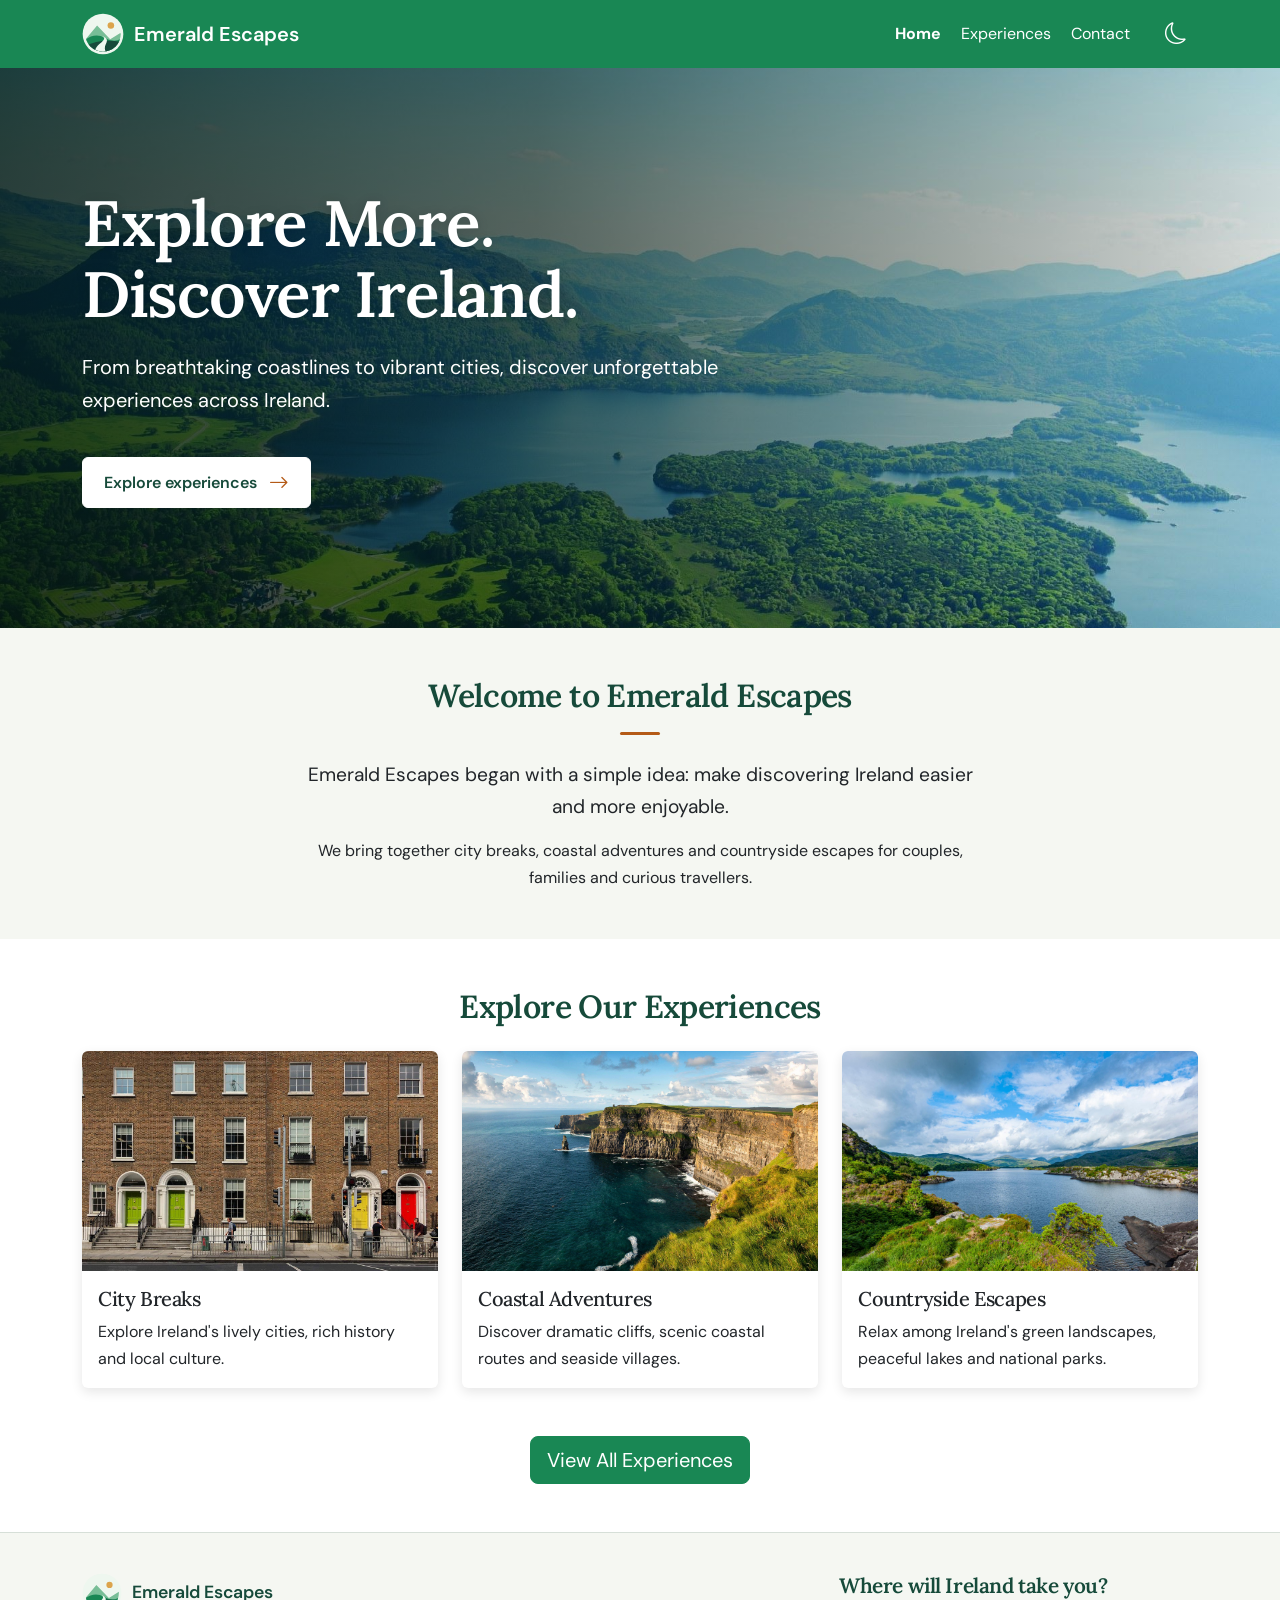
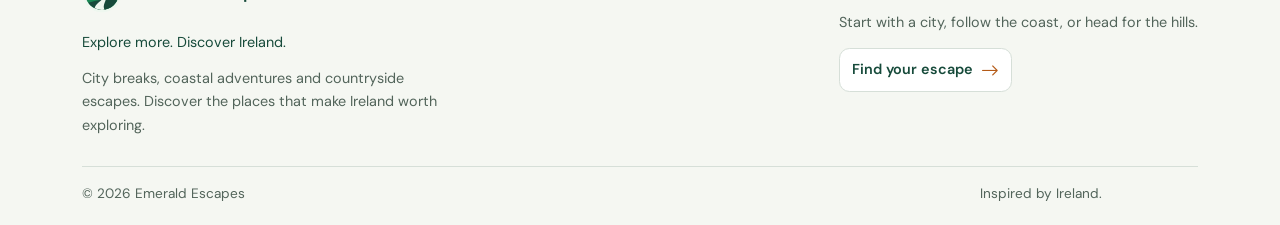
<file: index.html>
<!DOCTYPE html>
<html lang="en">

<head>
    <meta charset="UTF-8">
    <meta name="viewport" content="width=device-width, initial-scale=1.0">
    <meta name="color-scheme" content="light dark">
    <meta name="theme-color" content="#198754">
    <link rel="icon" type="image/svg+xml" href="images/emerald-logo.svg">
    <script src="js/theme.js"></script>
    <title>Emerald Escapes | Discover Ireland</title>
    <link rel="stylesheet" href="vendor/bootstrap/css/bootstrap.min.css">
    <link rel="stylesheet" href="vendor/bootstrap-icons/bootstrap-icons.min.css">
    <link rel="stylesheet" href="css/style.css">

</head>

<body>

    <header>
        <nav class="navbar navbar-expand-lg navbar-dark bg-success">
            <div class="container">

                <a class="navbar-brand" href="index.html">
                    <img src="images/emerald-logo.svg" class="brand-logo" width="42" height="42" alt="">
                    <span>Emerald Escapes</span>
                </a>

                <div class="collapse navbar-collapse order-3 order-lg-1" id="mainNav">
                    <div class="navbar-nav ms-auto">
                        <a class="nav-link active" aria-current="page" href="index.html">Home</a>
                        <a class="nav-link" href="experiences.html">Experiences</a>
                        <a class="nav-link" href="contact.html">Contact</a>
                    </div>
                </div>

                <div class="navbar-actions d-flex align-items-center gap-1 ms-auto ms-lg-3 order-2">
                    <button type="button" id="themeToggle" class="theme-toggle"
                        role="switch" aria-checked="false" aria-label="Dark mode">
                        <i class="bi bi-moon theme-icon theme-icon-moon" aria-hidden="true"></i>
                        <i class="bi bi-sun theme-icon theme-icon-sun" aria-hidden="true"></i>
                    </button>
                    <button class="navbar-toggler" type="button" data-bs-toggle="collapse" data-bs-target="#mainNav"
                        aria-controls="mainNav" aria-expanded="false" aria-label="Toggle navigation">
                        <span class="navbar-toggler-icon"></span>
                    </button>
                </div>

            </div>
        </nav>
    </header>
    <main>
        <section class="hero d-flex align-items-center">
            <div class="container">
                <div class="row">
                    <div class="col-lg-8 text-white">

                        <h1>
                            <span class="hero-title-line">Explore More.</span>
                            <span class="hero-title-line">Discover Ireland.</span>
                        </h1>

                        <p class="lead mt-3">
                            From breathtaking coastlines to vibrant cities,
                            discover unforgettable experiences across Ireland.
                        </p>

                        <a href="experiences.html" class="btn btn-light hero-cta mt-4">
                            Explore experiences
                            <i class="bi bi-arrow-right" aria-hidden="true"></i>
                        </a>

                    </div>
                </div>
            </div>
        </section>


        <section class="about py-5">
            <div class="container">
                <div class="row justify-content-center">
                    <div class="col-lg-9 text-center">

                        <h2 class="mb-4">Welcome to Emerald Escapes</h2>

                        <div class="about-copy">
                            <p class="lead">
                                Emerald Escapes began with a simple idea:
                                make discovering Ireland easier and more enjoyable.
                            </p>
                            <p class="mb-0">
                                We bring together city breaks, coastal adventures and countryside escapes
                                for couples, families and curious travellers.
                            </p>
                        </div>

                    </div>
                </div>
            </div>
        </section>
        <section class="featured py-5">
            <div class="container">

                <h2 class="text-center mb-4">
                    Explore Our Experiences
                </h2>

                <div class="row g-4">

                    <!-- City Breaks -->
                    <div class="col-md-6 col-lg-4">
                        <article class="card h-100 experience-preview">
                            <img src="images/dublin.jpg" class="card-img-top" alt="Colourful streets in Dublin">

                            <div class="card-body">
                                <h3 class="h5">City Breaks</h3>
                                <p class="card-text">
                                    Explore Ireland's lively cities,
                                    rich history and local culture.
                                </p>
                            </div>
                        </article>
                    </div>

                    <!-- Coastal Adventures -->
                    <div class="col-md-6 col-lg-4">
                        <article class="card h-100 experience-preview">
                            <img src="images/cliffs-moher.jpg" class="card-img-top"
                                alt="Cliffs of Moher overlooking the Atlantic Ocean">

                            <div class="card-body">
                                <h3 class="h5">Coastal Adventures</h3>
                                <p class="card-text">
                                    Discover dramatic cliffs, scenic
                                    coastal routes and seaside villages.
                                </p>
                            </div>
                        </article>
                    </div>

                    <!-- Countryside Escapes -->
                    <div class="col-md-6 col-lg-4">
                        <article class="card h-100 experience-preview">
                            <img src="images/killarney.jpg" class="card-img-top"
                                alt="Lakes and mountains in Killarney National Park">

                            <div class="card-body">
                                <h3 class="h5">Countryside Escapes</h3>
                                <p class="card-text">
                                    Relax among Ireland's green landscapes,
                                    peaceful lakes and national parks.
                                </p>
                            </div>
                        </article>
                    </div>

                </div>

                <div class="text-center mt-5">
                    <a href="experiences.html" class="btn btn-success btn-lg">
                        View All Experiences
                    </a>
                </div>

            </div>
        </section>
    </main>

    <footer class="site-footer">
        <div class="container">
            <div class="footer-main">
                <div class="footer-identity">
                    <a class="footer-brand" href="index.html">
                        <img src="images/emerald-logo.svg" width="40" height="40" alt="">
                        <span>Emerald Escapes</span>
                    </a>
                    <p class="footer-tagline">Explore more. Discover Ireland.</p>
                    <p class="footer-description">
                        City breaks, coastal adventures and countryside escapes.
                        Discover the places that make Ireland worth exploring.
                    </p>
                </div>
                <div class="footer-plan">
                    <h2 class="footer-heading">Where will Ireland take you?</h2>
                    <p>Start with a city, follow the coast, or head for the hills.</p>
                    <a class="footer-cta" href="experiences.html">
                        Find your escape
                        <i class="bi bi-arrow-right" aria-hidden="true"></i>
                    </a>
                </div>
            </div>
            <div class="footer-bottom">
                <p class="footer-copyright">&copy; 2026 Emerald Escapes</p>
                <p class="footer-note">Inspired by Ireland.</p>
            </div>
        </div>
    </footer>
    <button type="button" id="backToTop" class="back-to-top" aria-label="Back to top" title="Back to top" hidden>
        <i class="bi bi-chevron-up" aria-hidden="true"></i>
    </button>
    <script src="vendor/bootstrap/js/bootstrap.bundle.min.js"></script>
    <script src="js/back-to-top.js"></script>
</body>

</html>
</file>
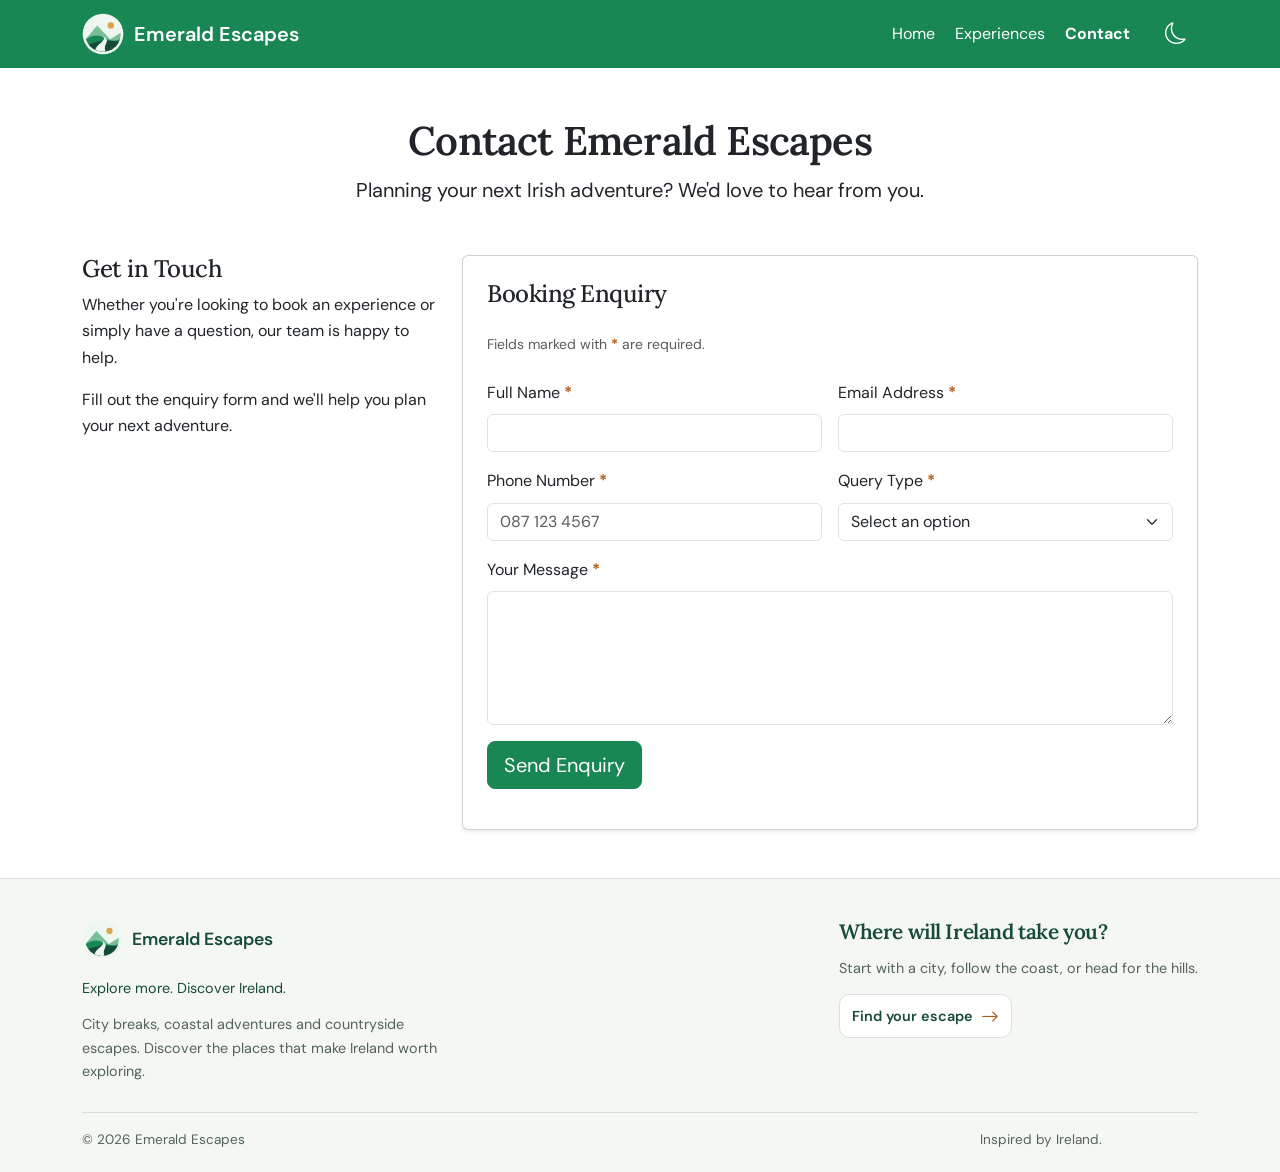
<file: contact.html>
<!DOCTYPE html>
<html lang="en">

<head>
    <meta charset="UTF-8">
    <meta name="viewport" content="width=device-width, initial-scale=1.0">
    <meta name="color-scheme" content="light dark">
    <meta name="theme-color" content="#198754">
    <link rel="icon" type="image/svg+xml" href="images/emerald-logo.svg">
    <script src="js/theme.js"></script>
    <title>Contact Us | Discover Ireland</title>
    <link rel="stylesheet" href="vendor/bootstrap/css/bootstrap.min.css">
    <link rel="stylesheet" href="vendor/bootstrap-icons/bootstrap-icons.min.css">
    <link rel="stylesheet" href="css/style.css">

</head>

<body>

    <header>
        <nav class="navbar navbar-expand-lg navbar-dark bg-success">
            <div class="container">

                <a class="navbar-brand" href="index.html">
                    <img src="images/emerald-logo.svg" class="brand-logo" width="42" height="42" alt="">
                    <span>Emerald Escapes</span>
                </a>

                <div class="collapse navbar-collapse order-3 order-lg-1" id="mainNav">
                    <div class="navbar-nav ms-auto">
                        <a class="nav-link" href="index.html">Home</a>
                        <a class="nav-link" href="experiences.html">Experiences</a>
                        <a class="nav-link active" aria-current="page" href="contact.html">Contact</a>
                    </div>
                </div>

                <div class="navbar-actions d-flex align-items-center gap-1 ms-auto ms-lg-3 order-2">
                    <button type="button" id="themeToggle" class="theme-toggle"
                        role="switch" aria-checked="false" aria-label="Dark mode">
                        <i class="bi bi-moon theme-icon theme-icon-moon" aria-hidden="true"></i>
                        <i class="bi bi-sun theme-icon theme-icon-sun" aria-hidden="true"></i>
                    </button>
                    <button class="navbar-toggler" type="button" data-bs-toggle="collapse" data-bs-target="#mainNav"
                        aria-controls="mainNav" aria-expanded="false" aria-label="Toggle navigation">
                        <span class="navbar-toggler-icon"></span>
                    </button>
                </div>

            </div>
        </nav>
    </header>
    <main>
        <section class="contact py-5">
            <div class="container">

                <div class="text-center mb-5">
                    <h1>Contact Emerald Escapes</h1>
                    <p class="lead">
                        Planning your next Irish adventure?
                        We'd love to hear from you.
                    </p>
                </div>

                <div class="row gx-4 gy-5">

                    <!-- Contact information -->
                    <div class="col-lg-4">
                        <h2 class="h4">Get in Touch</h2>

                        <p>
                            Whether you're looking to book an
                            experience or simply have a question,
                            our team is happy to help.
                        </p>

                        <p>
                            Fill out the enquiry form and we'll
                            help you plan your next adventure.
                        </p>
                    </div>

                    <!-- Enquiry form -->
                    <div class="col-lg-8">
                        <div class="card shadow-sm">
                            <div class="card-body p-4">

                                <h2 id="enquiryHeading" class="h4 mb-4">
                                    Booking Enquiry
                                </h2>

                                <form id="enquiryForm" aria-describedby="requiredFieldsHint" novalidate>
                                    <p id="requiredFieldsHint" class="form-text mt-0 mb-4">
                                        Fields marked with <span class="required-marker">*</span> are required.
                                    </p>

                                    <div class="row g-3">

                                        <!-- Name -->
                                        <div class="col-md-6">
                                            <label for="name" class="form-label">
                                                Full Name <span class="required-marker" aria-hidden="true">*</span>
                                            </label>
                                            <input type="text" class="form-control" id="name" name="name"
                                                aria-describedby="nameError" required>
                                            <div id="nameError" class="invalid-feedback">
                                                Please enter your name.
                                            </div>
                                        </div>

                                        <!-- Email -->
                                        <div class="col-md-6">
                                            <label for="email" class="form-label">
                                                Email Address <span class="required-marker" aria-hidden="true">*</span>
                                            </label>
                                            <input type="email" class="form-control" id="email" name="email"
                                                aria-describedby="emailError" required>
                                            <div id="emailError" class="invalid-feedback">
                                                Please enter a valid email, such as name@example.com
                                            </div>
                                        </div>

                                        <!-- Phone -->
                                        <div class="col-md-6">
                                            <label for="phone" class="form-label">
                                                Phone Number <span class="required-marker" aria-hidden="true">*</span>
                                            </label>
                                            <input type="tel" class="form-control" id="phone" name="phone"
                                                placeholder="087 123 4567" aria-describedby="phoneError" required>
                                            <div id="phoneError" class="invalid-feedback">
                                                Please enter a valid phone number (7-15 digits).
                                            </div>
                                        </div>

                                        <!-- Query Type -->
                                        <div class="col-md-6">
                                            <label for="queryType" class="form-label">
                                                Query Type <span class="required-marker" aria-hidden="true">*</span>
                                            </label>
                                            <select class="form-select" id="queryType" name="queryType"
                                                aria-describedby="queryTypeError" required>
                                                <option value="">
                                                    Select an option
                                                </option>
                                                <option value="booking">Booking</option>
                                                <option value="payment">Payment</option>
                                                <option value="general">
                                                    General Information
                                                </option>
                                                <option value="other">Other</option>
                                            </select>
                                            <div id="queryTypeError" class="invalid-feedback">
                                                Please select a query type.
                                            </div>
                                        </div>

                                        <!-- Message -->
                                        <div class="col-12">
                                            <label for="message" class="form-label">
                                                Your Message <span class="required-marker" aria-hidden="true">*</span>
                                            </label>
                                            <textarea class="form-control" id="message" name="message" rows="5"
                                                minlength="20" aria-describedby="messageError" required></textarea>
                                            <div id="messageError" class="invalid-feedback">
                                                Your message must contain
                                                at least 20 characters.
                                            </div>
                                        </div>

                                        <!-- Submit Button -->
                                        <div class="col-12">
                                            <button type="submit" class="btn btn-success btn-lg">
                                                Send Enquiry
                                            </button>
                                        </div>

                                    </div>

                                    <!-- JavaScript feedback -->
                                    <div id="formMessage" class="mt-3" role="status" aria-live="polite"></div>

                                </form>
                                <!-- Enquiry success confirmation -->
                                <div id="enquirySuccess" class="d-none text-center py-4" role="status"
                                    aria-live="polite">

                                    <div class="success-icon d-flex align-items-center justify-content-center rounded-circle bg-success text-white mx-auto mb-4">
                                        <i class="bi bi-check-lg" aria-hidden="true"></i>
                                    </div>

                                    <h2 class="h3 mb-3">Thank You!</h2>

                                    <p class="lead">
                                        Your enquiry has been submitted successfully.
                                    </p>

                                    <p class="text-muted mb-4">
                                        We appreciate you contacting Emerald Escapes.
                                        Our team will get back to you as soon as possible.
                                    </p>

                                    <button type="button" id="newEnquiryBtn" class="btn btn-outline-success">
                                        Send Another Enquiry
                                    </button>

                                </div>

                            </div>
                        </div>
                    </div>

                </div>
            </div>
        </section>
    </main>
    <footer class="site-footer">
        <div class="container">
            <div class="footer-main">
                <div class="footer-identity">
                    <a class="footer-brand" href="index.html">
                        <img src="images/emerald-logo.svg" width="40" height="40" alt="">
                        <span>Emerald Escapes</span>
                    </a>
                    <p class="footer-tagline">Explore more. Discover Ireland.</p>
                    <p class="footer-description">
                        City breaks, coastal adventures and countryside escapes.
                        Discover the places that make Ireland worth exploring.
                    </p>
                </div>
                <div class="footer-plan">
                    <h2 class="footer-heading">Where will Ireland take you?</h2>
                    <p>Start with a city, follow the coast, or head for the hills.</p>
                    <a class="footer-cta" href="experiences.html">
                        Find your escape
                        <i class="bi bi-arrow-right" aria-hidden="true"></i>
                    </a>
                </div>
            </div>
            <div class="footer-bottom">
                <p class="footer-copyright">&copy; 2026 Emerald Escapes</p>
                <p class="footer-note">Inspired by Ireland.</p>
            </div>
        </div>
    </footer>
    <button type="button" id="backToTop" class="back-to-top" aria-label="Back to top" title="Back to top" hidden>
        <i class="bi bi-chevron-up" aria-hidden="true"></i>
    </button>
    <script src="vendor/bootstrap/js/bootstrap.bundle.min.js"></script>
    <script src="js/back-to-top.js"></script>
    <script src="js/contact.js"></script>
</body>

</html>
</file>
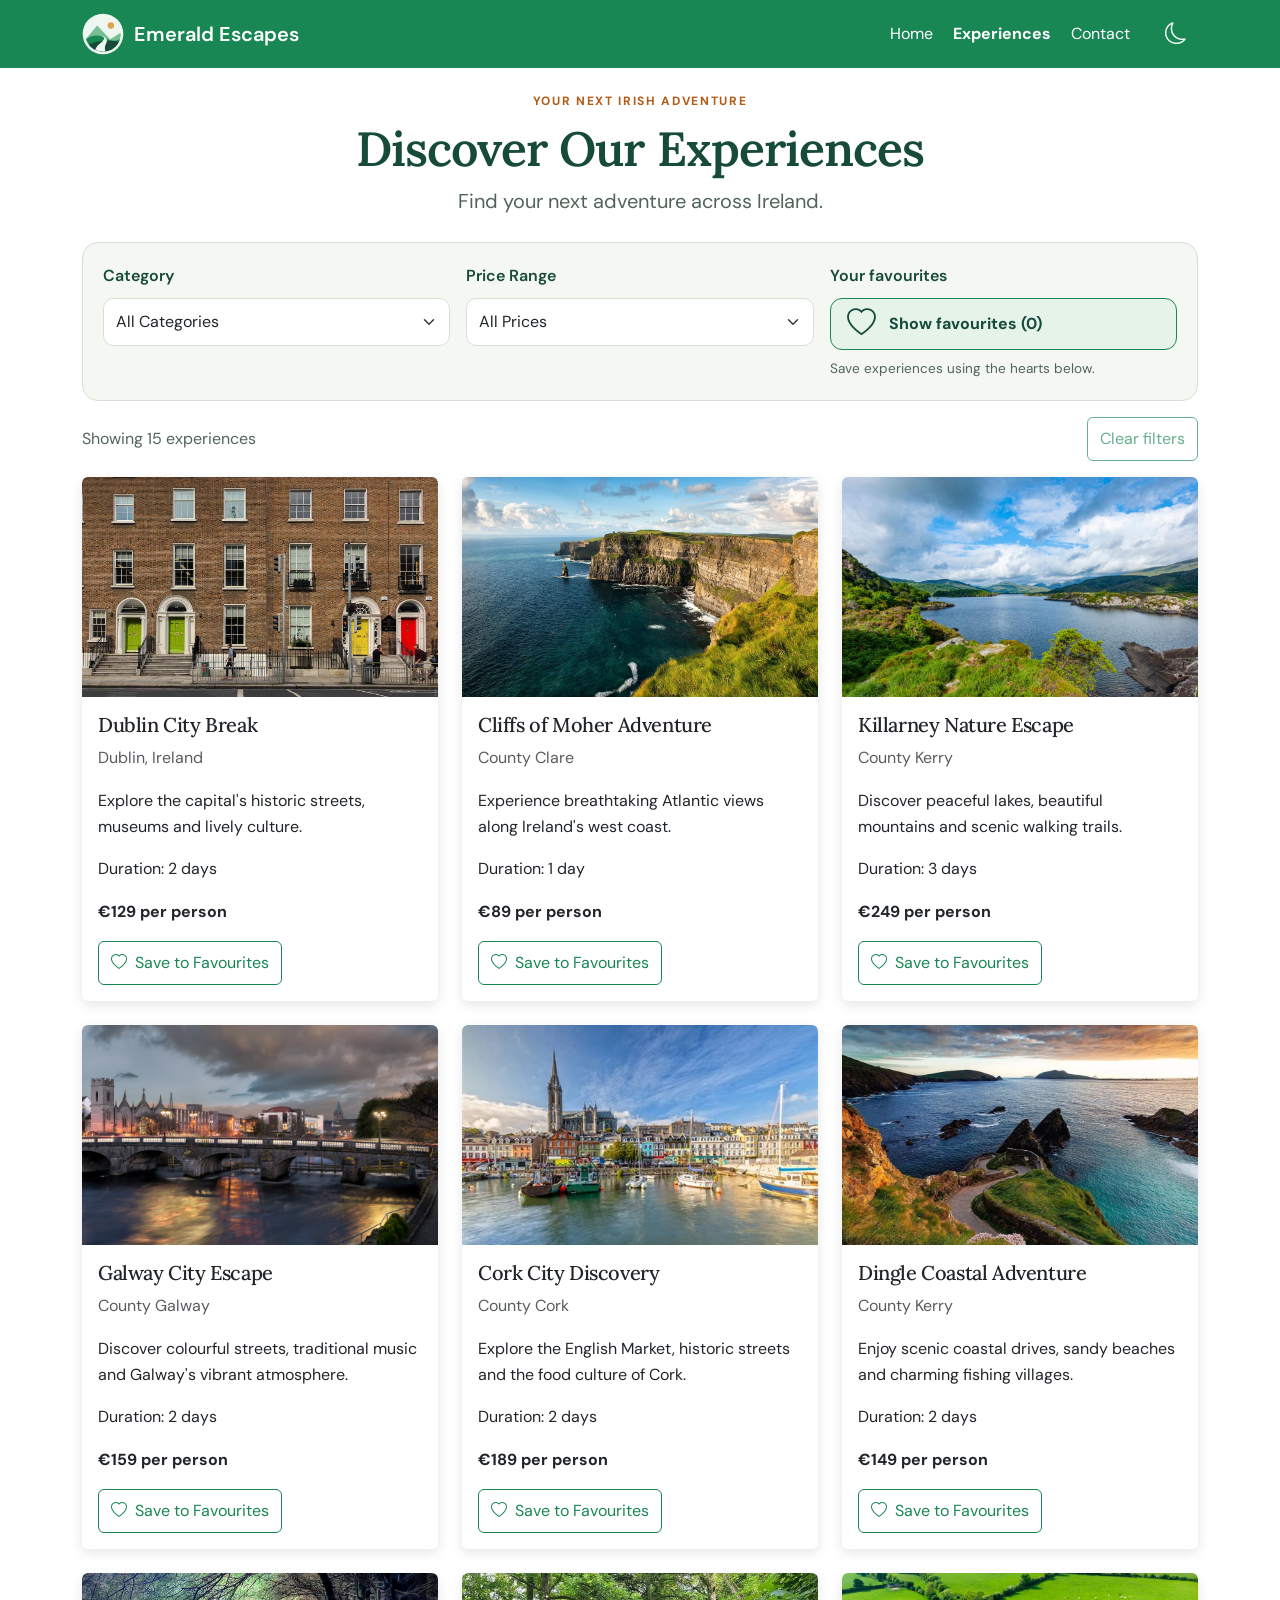
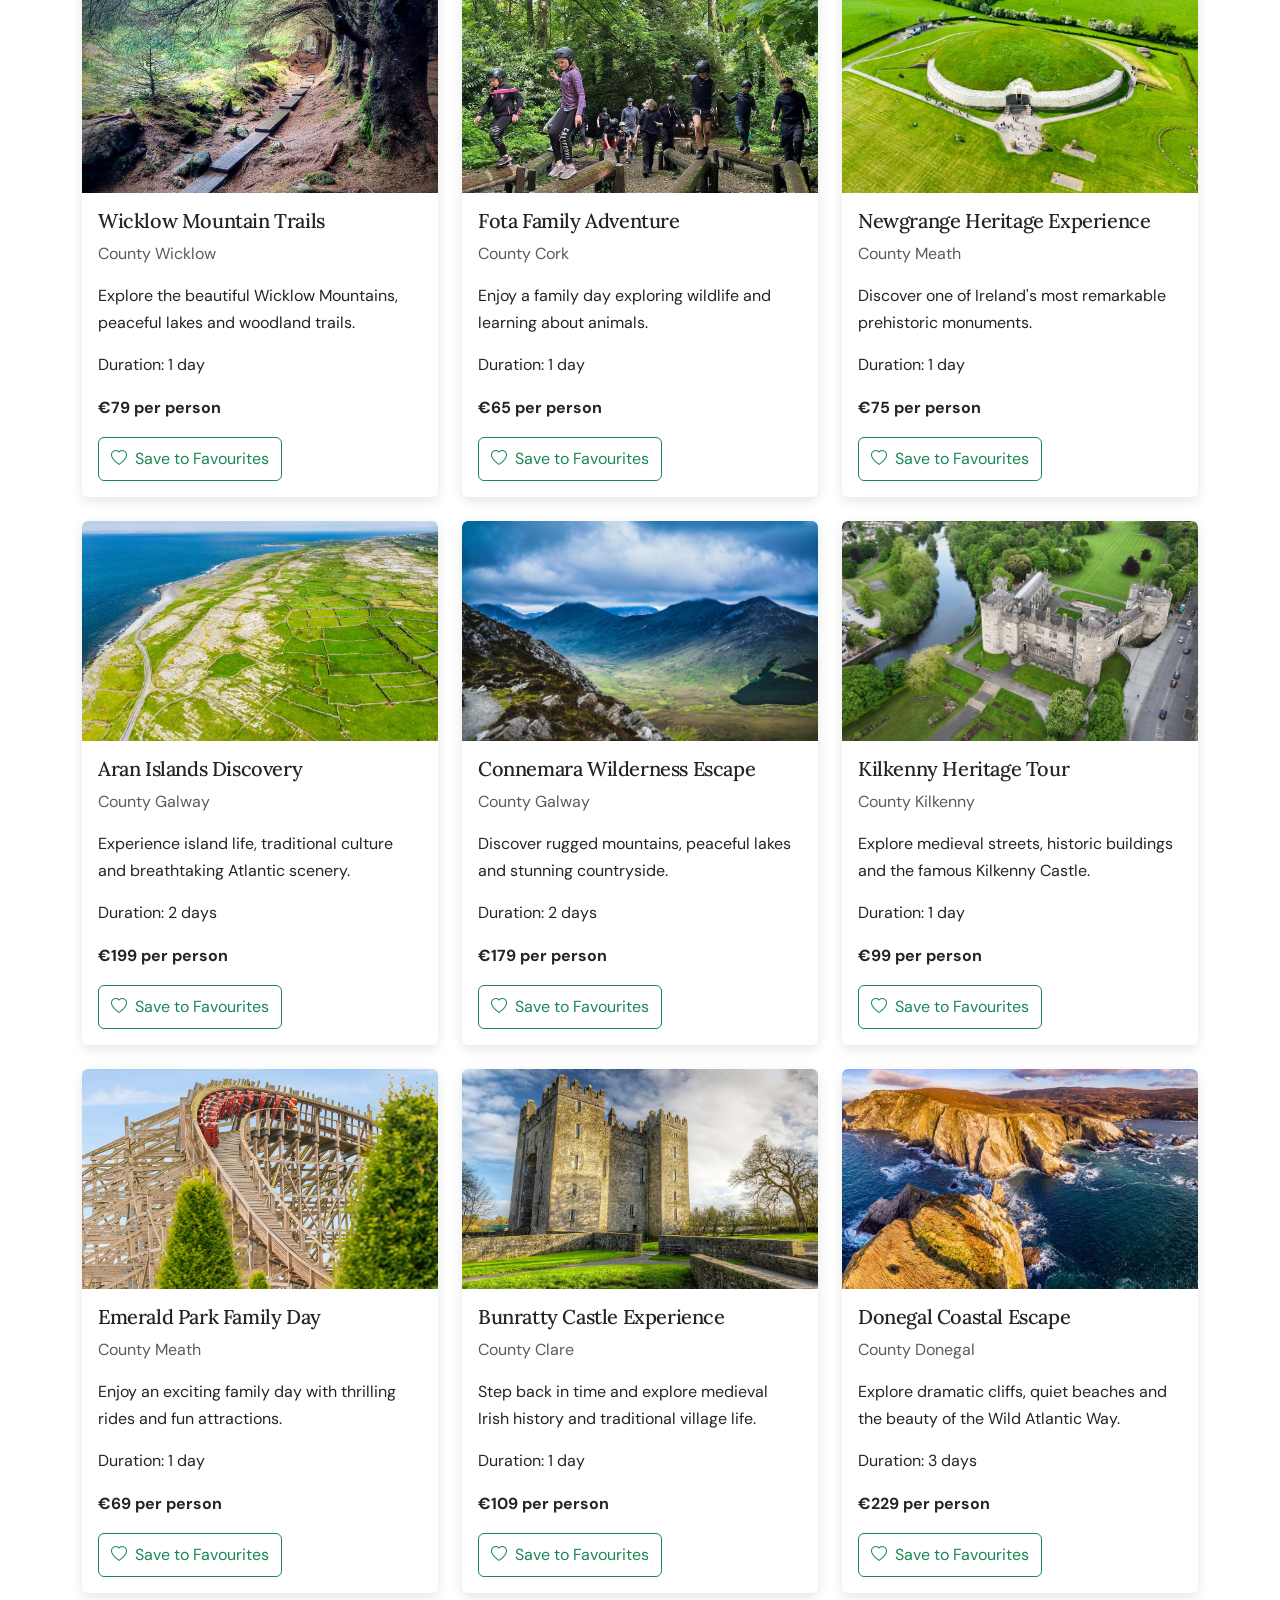
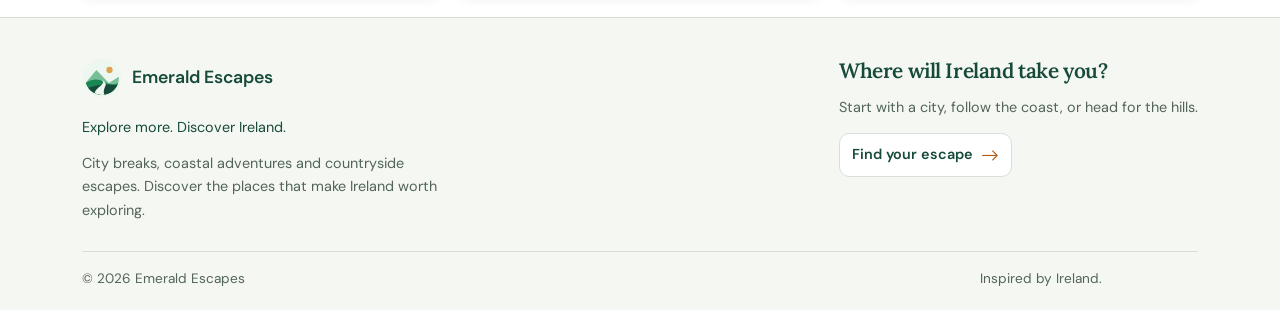
<file: experiences.html>
<!DOCTYPE html>
<html lang="en">

<head>
    <meta charset="UTF-8">
    <meta name="viewport" content="width=device-width, initial-scale=1.0">
    <meta name="color-scheme" content="light dark">
    <meta name="theme-color" content="#198754">
    <link rel="icon" type="image/svg+xml" href="images/emerald-logo.svg">
    <script src="js/theme.js"></script>
    <title>Experiences | Emerald Escapes</title>
    <link rel="stylesheet" href="vendor/bootstrap/css/bootstrap.min.css">
    <link rel="stylesheet" href="vendor/bootstrap-icons/bootstrap-icons.min.css">
    <link rel="stylesheet" href="css/style.css">

</head>

<body>

    <header>
        <nav class="navbar navbar-expand-lg navbar-dark bg-success">
            <div class="container">

                <a class="navbar-brand" href="index.html">
                    <img src="images/emerald-logo.svg" class="brand-logo" width="42" height="42" alt="">
                    <span>Emerald Escapes</span>
                </a>

                <div class="collapse navbar-collapse order-3 order-lg-1" id="mainNav">
                    <div class="navbar-nav ms-auto">
                        <a class="nav-link " href="index.html">Home</a>
                        <a class="nav-link active" aria-current="page" href="experiences.html">Experiences</a>
                        <a class="nav-link" href="contact.html">Contact</a>
                    </div>
                </div>

                <div class="navbar-actions d-flex align-items-center gap-1 ms-auto ms-lg-3 order-2">
                    <button type="button" id="themeToggle" class="theme-toggle"
                        role="switch" aria-checked="false" aria-label="Dark mode">
                        <i class="bi bi-moon theme-icon theme-icon-moon" aria-hidden="true"></i>
                        <i class="bi bi-sun theme-icon theme-icon-sun" aria-hidden="true"></i>
                    </button>
                    <button class="navbar-toggler" type="button" data-bs-toggle="collapse" data-bs-target="#mainNav"
                        aria-controls="mainNav" aria-expanded="false" aria-label="Toggle navigation">
                        <span class="navbar-toggler-icon"></span>
                    </button>
                </div>

            </div>
        </nav>
    </header>
    <main>
        <section class="experiences py-4">
            <div class="container">

                <div class="experiences-intro text-center mb-4">
                    <p class="experiences-eyebrow mb-2">YOUR NEXT IRISH ADVENTURE</p>
                    <h1 class="display-5 fw-semibold">Discover Our Experiences</h1>
                    <p class="lead mb-0">
                        Find your next adventure across Ireland.
                    </p>
                </div>

                <!-- Experience filters -->
                <div class="experience-filter-panel mb-3">
                    <div class="row g-3 align-items-start">

                        <div class="col-md-4">
                            <label for="categoryFilter" class="form-label">
                                Category
                            </label>

                            <select id="categoryFilter" class="form-select">
                                <option value="all">All Categories</option>
                                <option value="city">City</option>
                                <option value="coastal">Coastal</option>
                                <option value="countryside">Countryside</option>
                                <option value="family">Family</option>
                                <option value="cultural">Cultural</option>
                            </select>
                        </div>

                        <div class="col-md-4">
                            <label for="priceFilter" class="form-label">
                                Price Range
                            </label>

                            <select id="priceFilter" class="form-select">
                                <option value="all">All Prices</option>
                                <option value="0-100">Under €100</option>
                                <option value="100-200">€100 - €200</option>
                                <option value="200-9999">Over €200</option>
                            </select>
                        </div>

                        <div class="col-md-4">
                            <span class="form-label d-block">Your favourites</span>
                            <button type="button" id="favouritesFilter" class="favourites-callout"
                                aria-pressed="false" aria-controls="experienceList" aria-describedby="favouritesHint">
                                <i id="favouritesHeart" class="bi bi-heart favourites-heart" aria-hidden="true"></i>
                                <span id="favouritesCount" class="favourites-status">Show favourites (0)</span>
                            </button>
                            <p id="favouritesHint" class="favourites-hint mb-0">
                                Save experiences using the hearts below.
                            </p>
                        </div>
                    </div>
                </div>
                <div class="experience-results-bar mb-3">
                    <p id="resultsCount" class="mb-0" role="status" aria-live="polite" aria-atomic="true"></p>
                    <button type="button" id="clearFilters" class="btn btn-outline-success" disabled>
                        Clear filters
                    </button>
                </div>
                <!-- Experience cards -->
                <div class="row g-4" id="experienceList">
                    <!-- Dublin -->
                    <div class="col-md-6 col-lg-4 experience-card" data-category="city" data-price="129"
                        data-id="dublin">

                        <article class="card h-100 experience-preview">
                            <img src="images/dublin.jpg" class="card-img-top" alt="Colourful streets of Dublin">

                            <div class="card-body">
                                <h2 class="h5">Dublin City Break</h2>
                                <p class="text-muted">Dublin, Ireland</p>
                                <p class="experience-description">
                                    Explore the capital's historic
                                    streets, museums and lively culture.
                                </p>
                                <p>Duration: 2 days</p>
                                <p class="fw-bold">€129 per person</p>
                                <button type="button" class="btn btn-outline-success favourite-btn"
                                    aria-pressed="false">
                                    <i class="bi bi-heart me-1" aria-hidden="true"></i>
                                    <span class="favourite-label">Save to Favourites</span>
                                </button>
                            </div>
                        </article>
                    </div>

                    <!-- Cliffs of Moher -->
                    <div class="col-md-6 col-lg-4 experience-card" data-category="coastal" data-price="89"
                        data-id="cliffs-moher">

                        <article class="card h-100 experience-preview">
                            <img src="images/cliffs-moher.jpg" class="card-img-top"
                                alt="Cliffs of Moher overlooking the sea">

                            <div class="card-body">
                                <h2 class="h5">Cliffs of Moher Adventure</h2>
                                <p class="text-muted">County Clare</p>
                                <p class="experience-description">
                                    Experience breathtaking Atlantic
                                    views along Ireland's west coast.
                                </p>
                                <p>Duration: 1 day</p>
                                <p class="fw-bold">€89 per person</p>
                                <button type="button" class="btn btn-outline-success favourite-btn"
                                    aria-pressed="false">
                                    <i class="bi bi-heart me-1" aria-hidden="true"></i>
                                    <span class="favourite-label">Save to Favourites</span>
                                </button>
                            </div>
                        </article>
                    </div>

                    <!-- Killarney -->
                    <div class="col-md-6 col-lg-4 experience-card" data-category="countryside" data-price="249"
                        data-id="killarney">

                        <article class="card h-100 experience-preview">
                            <img src="images/killarney.jpg" class="card-img-top" alt="Mountains and lakes in Killarney">

                            <div class="card-body">
                                <h2 class="h5">Killarney Nature Escape</h2>
                                <p class="text-muted">County Kerry</p>
                                <p class="experience-description">
                                    Discover peaceful lakes, beautiful
                                    mountains and scenic walking trails.
                                </p>
                                <p>Duration: 3 days</p>
                                <p class="fw-bold">€249 per person</p>
                                <button type="button" class="btn btn-outline-success favourite-btn"
                                    aria-pressed="false">
                                    <i class="bi bi-heart me-1" aria-hidden="true"></i>
                                    <span class="favourite-label">Save to Favourites</span>
                                </button>
                            </div>
                        </article>
                    </div>
                    <!-- Galway -->
                    <div class="col-md-6 col-lg-4 experience-card" data-category="city" data-price="159"
                        data-id="galway">

                        <article class="card h-100 experience-preview">
                            <img src="images/galway.jpg" class="card-img-top" alt="Colourful streets in Galway city">

                            <div class="card-body">
                                <h2 class="h5">Galway City Escape</h2>
                                <p class="text-muted">County Galway</p>
                                <p class="experience-description">Discover colourful streets, traditional music
                                    and Galway's vibrant atmosphere.</p>
                                <p>Duration: 2 days</p>
                                <p class="fw-bold">€159 per person</p>
                                <button type="button" class="btn btn-outline-success favourite-btn"
                                    aria-pressed="false">
                                    <i class="bi bi-heart me-1" aria-hidden="true"></i>
                                    <span class="favourite-label">Save to Favourites</span>
                                </button>
                            </div>
                        </article>
                    </div>

                    <!-- Cork -->
                    <div class="col-md-6 col-lg-4 experience-card" data-category="city" data-price="189" data-id="cork">

                        <article class="card h-100 experience-preview">
                            <img src="images/cork.jpg" class="card-img-top" alt="View of Cork city and the River Lee">

                            <div class="card-body">
                                <h2 class="h5">Cork City Discovery</h2>
                                <p class="text-muted">County Cork</p>
                                <p class="experience-description">Explore the English Market, historic streets
                                    and the food culture of Cork.</p>
                                <p>Duration: 2 days</p>
                                <p class="fw-bold">€189 per person</p>
                                <button type="button" class="btn btn-outline-success favourite-btn"
                                    aria-pressed="false">
                                    <i class="bi bi-heart me-1" aria-hidden="true"></i>
                                    <span class="favourite-label">Save to Favourites</span>
                                </button>
                            </div>
                        </article>
                    </div>

                    <!-- Dingle -->
                    <div class="col-md-6 col-lg-4 experience-card" data-category="coastal" data-price="149"
                        data-id="dingle">

                        <article class="card h-100 experience-preview">
                            <img src="images/dingle.jpg" class="card-img-top"
                                alt="Scenic coastline of the Dingle Peninsula">

                            <div class="card-body">
                                <h2 class="h5">Dingle Coastal Adventure</h2>
                                <p class="text-muted">County Kerry</p>
                                <p class="experience-description">Enjoy scenic coastal drives, sandy beaches
                                    and charming fishing villages.</p>
                                <p>Duration: 2 days</p>
                                <p class="fw-bold">€149 per person</p>
                                <button type="button" class="btn btn-outline-success favourite-btn"
                                    aria-pressed="false">
                                    <i class="bi bi-heart me-1" aria-hidden="true"></i>
                                    <span class="favourite-label">Save to Favourites</span>
                                </button>
                            </div>
                        </article>
                    </div>

                    <!-- Wicklow -->
                    <div class="col-md-6 col-lg-4 experience-card" data-category="countryside" data-price="79"
                        data-id="wicklow">

                        <article class="card h-100 experience-preview">
                            <img src="images/wicklow.jpg" class="card-img-top"
                                alt="Woodland walking trail surrounded by trees">

                            <div class="card-body">
                                <h2 class="h5">Wicklow Mountain Trails</h2>
                                <p class="text-muted">County Wicklow</p>
                                <p class="experience-description">Explore the beautiful Wicklow Mountains,
                                    peaceful lakes and woodland trails.</p>
                                <p>Duration: 1 day</p>
                                <p class="fw-bold">€79 per person</p>
                                <button type="button" class="btn btn-outline-success favourite-btn"
                                    aria-pressed="false">
                                    <i class="bi bi-heart me-1" aria-hidden="true"></i>
                                    <span class="favourite-label">Save to Favourites</span>
                                </button>
                            </div>
                        </article>
                    </div>

                    <!-- Fota Wildlife Park -->
                    <div class="col-md-6 col-lg-4 experience-card" data-category="family" data-price="65"
                        data-id="fota-wildlife-park">

                        <article class="card h-100 experience-preview">
                            <img src="images/fota.jpg" class="card-img-top" alt="Visitors walking through a wooded area">

                            <div class="card-body">
                                <h2 class="h5">Fota Family Adventure</h2>
                                <p class="text-muted">County Cork</p>
                                <p class="experience-description">Enjoy a family day exploring wildlife
                                    and learning about animals.</p>
                                <p>Duration: 1 day</p>
                                <p class="fw-bold">€65 per person</p>
                                <button type="button" class="btn btn-outline-success favourite-btn"
                                    aria-pressed="false">
                                    <i class="bi bi-heart me-1" aria-hidden="true"></i>
                                    <span class="favourite-label">Save to Favourites</span>
                                </button>
                            </div>
                        </article>
                    </div>

                    <!-- Newgrange -->
                    <div class="col-md-6 col-lg-4 experience-card" data-category="cultural" data-price="75"
                        data-id="newgrange">

                        <article class="card h-100 experience-preview">
                            <img src="images/newgrange.jpg" class="card-img-top"
                                alt="Ancient passage tomb at Newgrange">

                            <div class="card-body">
                                <h2 class="h5">Newgrange Heritage Experience</h2>
                                <p class="text-muted">County Meath</p>
                                <p class="experience-description">Discover one of Ireland's most remarkable
                                    prehistoric monuments.</p>
                                <p>Duration: 1 day</p>
                                <p class="fw-bold">€75 per person</p>
                                <button type="button" class="btn btn-outline-success favourite-btn"
                                    aria-pressed="false">
                                    <i class="bi bi-heart me-1" aria-hidden="true"></i>
                                    <span class="favourite-label">Save to Favourites</span>
                                </button>
                            </div>
                        </article>
                    </div>
                    <!-- Aran Islands -->
                    <div class="col-md-6 col-lg-4 experience-card" data-category="coastal" data-price="199"
                        data-id="aran-islands">

                        <article class="card h-100 experience-preview">
                            <img src="images/aran-islands.jpg" class="card-img-top"
                                alt="Rocky coastline of the Aran Islands">

                            <div class="card-body">
                                <h2 class="h5">Aran Islands Discovery</h2>
                                <p class="text-muted">County Galway</p>
                                <p class="experience-description">Experience island life, traditional culture
                                    and breathtaking Atlantic scenery.</p>
                                <p>Duration: 2 days</p>
                                <p class="fw-bold">€199 per person</p>
                                <button type="button" class="btn btn-outline-success favourite-btn"
                                    aria-pressed="false">
                                    <i class="bi bi-heart me-1" aria-hidden="true"></i>
                                    <span class="favourite-label">Save to Favourites</span>
                                </button>
                            </div>
                        </article>
                    </div>

                    <!-- Connemara -->
                    <div class="col-md-6 col-lg-4 experience-card" data-category="countryside" data-price="179"
                        data-id="connemara">

                        <article class="card h-100 experience-preview">
                            <img src="images/connemara.jpg" class="card-img-top" alt="Mountains and lakes in Connemara">

                            <div class="card-body">
                                <h2 class="h5">Connemara Wilderness Escape</h2>
                                <p class="text-muted">County Galway</p>
                                <p class="experience-description">Discover rugged mountains, peaceful lakes
                                    and stunning countryside.</p>
                                <p>Duration: 2 days</p>
                                <p class="fw-bold">€179 per person</p>
                                <button type="button" class="btn btn-outline-success favourite-btn"
                                    aria-pressed="false">
                                    <i class="bi bi-heart me-1" aria-hidden="true"></i>
                                    <span class="favourite-label">Save to Favourites</span>
                                </button>
                            </div>
                        </article>
                    </div>

                    <!-- Kilkenny -->
                    <div class="col-md-6 col-lg-4 experience-card" data-category="cultural" data-price="99"
                        data-id="kilkenny">

                        <article class="card h-100 experience-preview">
                            <img src="images/kilkenny.jpg" class="card-img-top" alt="Historic Kilkenny Castle">

                            <div class="card-body">
                                <h2 class="h5">Kilkenny Heritage Tour</h2>
                                <p class="text-muted">County Kilkenny</p>
                                <p class="experience-description">Explore medieval streets, historic buildings
                                    and the famous Kilkenny Castle.</p>
                                <p>Duration: 1 day</p>
                                <p class="fw-bold">€99 per person</p>
                                <button type="button" class="btn btn-outline-success favourite-btn"
                                    aria-pressed="false">
                                    <i class="bi bi-heart me-1" aria-hidden="true"></i>
                                    <span class="favourite-label">Save to Favourites</span>
                                </button>
                            </div>
                        </article>
                    </div>

                    <!-- Emerald Park -->
                    <div class="col-md-6 col-lg-4 experience-card" data-category="family" data-price="69"
                        data-id="emerald-park">

                        <article class="card h-100 experience-preview">
                            <img src="images/emerald-park.jpg" class="card-img-top"
                                alt="Roller coasters at Emerald Park">

                            <div class="card-body">
                                <h2 class="h5">Emerald Park Family Day</h2>
                                <p class="text-muted">County Meath</p>
                                <p class="experience-description">Enjoy an exciting family day with thrilling
                                    rides and fun attractions.</p>
                                <p>Duration: 1 day</p>
                                <p class="fw-bold">€69 per person</p>
                                <button type="button" class="btn btn-outline-success favourite-btn"
                                    aria-pressed="false">
                                    <i class="bi bi-heart me-1" aria-hidden="true"></i>
                                    <span class="favourite-label">Save to Favourites</span>
                                </button>
                            </div>
                        </article>
                    </div>

                    <!-- Bunratty Castle -->
                    <div class="col-md-6 col-lg-4 experience-card" data-category="cultural" data-price="109"
                        data-id="bunratty-castle">

                        <article class="card h-100 experience-preview">
                            <img src="images/bunratty.jpg" class="card-img-top"
                                alt="Medieval Bunratty Castle in County Clare">

                            <div class="card-body">
                                <h2 class="h5">Bunratty Castle Experience</h2>
                                <p class="text-muted">County Clare</p>
                                <p class="experience-description">Step back in time and explore medieval
                                    Irish history and traditional village life.</p>
                                <p>Duration: 1 day</p>
                                <p class="fw-bold">€109 per person</p>
                                <button type="button" class="btn btn-outline-success favourite-btn"
                                    aria-pressed="false">
                                    <i class="bi bi-heart me-1" aria-hidden="true"></i>
                                    <span class="favourite-label">Save to Favourites</span>
                                </button>
                            </div>
                        </article>
                    </div>

                    <!-- Donegal -->
                    <div class="col-md-6 col-lg-4 experience-card" data-category="coastal" data-price="229"
                        data-id="donegal">

                        <article class="card h-100 experience-preview">
                            <img src="images/donegal.jpg" class="card-img-top" alt="Wild Atlantic coastline in Donegal">

                            <div class="card-body">
                                <h2 class="h5">Donegal Coastal Escape</h2>
                                <p class="text-muted">County Donegal</p>
                                <p class="experience-description">Explore dramatic cliffs, quiet beaches
                                    and the beauty of the Wild Atlantic Way.</p>
                                <p>Duration: 3 days</p>
                                <p class="fw-bold">€229 per person</p>
                                <button type="button" class="btn btn-outline-success favourite-btn"
                                    aria-pressed="false">
                                    <i class="bi bi-heart me-1" aria-hidden="true"></i>
                                    <span class="favourite-label">Save to Favourites</span>
                                </button>
                            </div>
                        </article>
                    </div>


                </div>
                <p id="noResults" class="text-center mt-4 d-none" role="status">
                    No experiences found. Try changing your filters.
                </p>
            </div>
        </section>
    </main>



    <footer class="site-footer">
        <div class="container">
            <div class="footer-main">
                <div class="footer-identity">
                    <a class="footer-brand" href="index.html">
                        <img src="images/emerald-logo.svg" width="40" height="40" alt="">
                        <span>Emerald Escapes</span>
                    </a>
                    <p class="footer-tagline">Explore more. Discover Ireland.</p>
                    <p class="footer-description">
                        City breaks, coastal adventures and countryside escapes.
                        Discover the places that make Ireland worth exploring.
                    </p>
                </div>
                <div class="footer-plan">
                    <h2 class="footer-heading">Where will Ireland take you?</h2>
                    <p>Start with a city, follow the coast, or head for the hills.</p>
                    <a class="footer-cta" href="experiences.html">
                        Find your escape
                        <i class="bi bi-arrow-right" aria-hidden="true"></i>
                    </a>
                </div>
            </div>
            <div class="footer-bottom">
                <p class="footer-copyright">&copy; 2026 Emerald Escapes</p>
                <p class="footer-note">Inspired by Ireland.</p>
            </div>
        </div>
    </footer>
    <button type="button" id="backToTop" class="back-to-top" aria-label="Back to top" title="Back to top" hidden>
        <i class="bi bi-chevron-up" aria-hidden="true"></i>
    </button>
    <script src="vendor/bootstrap/js/bootstrap.bundle.min.js"></script>
    <script src="js/back-to-top.js"></script>
    <script src="js/filter.js"></script>
    <script src="js/favourites.js"></script>
</body>

</html>
</file>
<file: css/style.css>
/* Google Fonts bundled locally so typography works without an internet connection. */
@font-face {
    font-family: "DM Sans";
    src: url("../fonts/dm-sans-latin.woff2") format("woff2");
    font-style: normal;
    font-weight: 100 1000;
    font-display: swap;
}

@font-face {
    font-family: "Lora";
    src: url("../fonts/lora-latin.woff2") format("woff2");
    font-style: normal;
    font-weight: 400 700;
    font-display: swap;
}

/* Base typography. These two settings use Bootstrap's built-in font options. */
:root {
    --bs-font-sans-serif: "DM Sans", system-ui, -apple-system, "Segoe UI", sans-serif;
    --bs-body-line-height: 1.65;
    color-scheme: light;
}

h1, h2, h3, h4, h5, h6 {
    font-family: "Lora", Georgia, serif;
    font-weight: 600;
    line-height: 1.25;
    letter-spacing: -0.02em;
}

.lead {
    font-weight: 400;
}

/* Gently blend theme colours without fading the whole page. */
.footer-brand,
.footer-tagline,
.footer-heading,
.footer-cta .bi,
.back-to-top .bi,
.about h2,
.featured h2,
.experiences-intro h1,
.experiences-intro .lead,
.experiences-eyebrow,
.experience-filter-panel .form-label,
.favourites-hint,
.experience-results-bar,
.required-marker,
.text-muted {
    transition: color 180ms ease;
}

.form-control,
.form-select {
    transition: background-color 180ms ease, color 180ms ease,
        border-color 180ms ease, box-shadow 150ms ease;
}

/* Let the main content fill short pages so the footer stays at the bottom. */
body {
    min-height: 100vh;
    display: flex;
    flex-direction: column;
    transition: background-color 180ms ease, color 180ms ease;
}

body>main {
    flex: 1 0 auto;
}

/* Footer */
.site-footer {
    margin-top: auto;
    padding: 2.5rem 0 1.25rem;
    background: #f5f7f2;
    border-top: 1px solid #d6dfd8;
    color: #52645a;
    transition: background-color 180ms ease, color 180ms ease, border-color 180ms ease;
}

.footer-main {
    display: flex;
    justify-content: space-between;
    align-items: flex-start;
    gap: 2rem;
    padding-bottom: 1.75rem;
}

.footer-brand {
    display: inline-flex;
    align-items: center;
    gap: 0.65rem;
    color: #164a3a;
    font-size: 1.1rem;
    font-weight: 600;
    text-decoration: none;
}

.footer-brand:hover {
    color: #164a3a;
}

.footer-tagline {
    margin: 0.6rem 0 0;
    font-size: 0.9rem;
    color: #164a3a;
}

.footer-description {
    max-width: 38ch;
    margin: 0.75rem 0 0;
    font-size: 0.9rem;
}

.footer-heading {
    margin: 0 0 0.75rem;
    color: #164a3a;
    font-size: 1.3rem;
}

.footer-plan {
    max-width: 34ch;
}

.footer-plan p {
    margin-bottom: 0.85rem;
    font-size: 0.9rem;
}

.footer-cta {
    display: inline-flex;
    align-items: center;
    justify-content: center;
    gap: 0.5rem;
    min-height: 44px;
    padding: 0.5rem 0.75rem;
    background: #ffffff;
    border: 1px solid #d6dfd8;
    border-radius: 0.65rem;
    color: #164a3a;
    font-size: 0.9rem;
    font-weight: 600;
    text-decoration: none;
    transition: background-color 180ms ease, color 180ms ease, border-color 180ms ease;
}

.footer-cta:hover {
    background: #e5f3e9;
    color: #164a3a;
}

.footer-cta .bi {
    flex-shrink: 0;
    font-size: 1.125rem;
    line-height: 1;
    color: #b45a17;
}

.footer-bottom {
    display: flex;
    flex-wrap: wrap;
    align-items: center;
    justify-content: space-between;
    gap: 0.5rem 1.5rem;
    padding-top: 1rem;
    border-top: 1px solid #d6dfd8;
    transition: border-color 180ms ease;
}

.footer-copyright,
.footer-note {
    margin: 0;
    font-size: 0.85rem;
}

/* A compact back-to-top tab with a small orange accent. */
.back-to-top {
    position: fixed;
    right: 1rem;
    bottom: 1rem;
    z-index: 1020;
    display: flex;
    align-items: center;
    justify-content: center;
    width: 44px;
    height: 44px;
    padding: 0;
    border: 1px solid #d6dfd8;
    border-bottom: 2px solid #b45a17;
    border-radius: 0.4rem;
    background: #ffffff;
    color: #164a3a;
    line-height: 1;
    cursor: pointer;
    opacity: 0;
    visibility: hidden;
    pointer-events: none;
    transition: opacity 180ms ease, visibility 0s linear 180ms,
        background-color 180ms ease, color 180ms ease, border-color 180ms ease;
}

.back-to-top .bi {
    color: #b45a17;
    font-size: 0.9rem;
    line-height: 1;
}

.back-to-top.is-visible {
    opacity: 1;
    visibility: visible;
    pointer-events: auto;
    transition-delay: 0s;
}

.back-to-top[hidden] {
    display: none;
}

.back-to-top:hover {
    background: #fff7ef;
    border-color: #b45a17;
}

/* Navigation and theme switch */
.navbar-brand {
    display: inline-flex;
    align-items: center;
    gap: 0.65rem;
    font-weight: 600;
}

.brand-logo {
    flex-shrink: 0;
    transition: transform 200ms ease;
}

/* Keep the theme switch beside the mobile menu, above the collapsible links. */
.navbar-actions {
    flex-shrink: 0;
}

.navbar-actions .navbar-toggler {
    min-height: 44px;
}

.navbar-brand:hover .brand-logo {
    transform: rotate(-4deg);
}

.theme-toggle {
    display: inline-flex;
    align-items: center;
    justify-content: center;
    width: 44px;
    height: 44px;
    flex-shrink: 0;
    padding: 0;
    color: #ffffff;
    background: transparent;
    border: 0;
    border-radius: 50%;
    cursor: pointer;
}

.theme-toggle:hover {
    background: rgba(0, 0, 0, 0.12);
}

/* Show one theme icon at a time. */
.theme-icon {
    font-size: 22px;
    line-height: 1;
}

.theme-icon-sun {
    display: none;
}

.card {
    background-color: #ffffff;
    transition: background-color 180ms ease;
}

/* Keep navigation readable and mark the current page with more than colour. */
.navbar .navbar-nav {
    gap: 0.25rem;
}

.navbar.navbar-dark .navbar-nav .nav-link {
    position: relative;
    display: inline-flex;
    align-items: center;
    width: fit-content;
    min-height: 44px;
    color: #ffffff;
}

.navbar.navbar-dark .navbar-nav .nav-link.active {
    font-weight: 700;
}

/* A simple underline fades in and out */
.navbar .navbar-nav .nav-link::after {
    content: "";
    position: absolute;
    left: 0.5rem;
    right: 0.5rem;
    bottom: 0.3rem;
    height: 2px;
    border-radius: 2px;
    background: #ffca91;
    opacity: 0;
    pointer-events: none;
    transition: opacity 150ms ease;
}

/* Home page hero banner */
.hero {
    min-height: 560px;
    padding: 4.5rem 0;

    background-color: #164a3a;
    background-image:
        linear-gradient(90deg, rgba(5, 25, 18, 0.82) 0%,
            rgba(5, 25, 18, 0.65) 42%, rgba(5, 25, 18, 0.15) 100%),
        url("../images/ireland-hero.jpg");

    background-size: cover;
    background-position: center;
    background-repeat: no-repeat;
}

.hero h1 {
    margin-bottom: 1.25rem;
    font-size: 4rem;
    font-weight: 600;
    line-height: 1.12;
    text-shadow: 0 2px 12px rgba(0, 0, 0, 0.15);
}

.hero-title-line {
    display: block;
}

.hero .lead {
    max-width: 46ch;
    font-size: 1.25rem;
}

/* Hero button colours and layout. */
.hero .hero-cta {
    color: #164a3a;
    background-color: #ffffff;
    border-color: #ffffff;
    display: inline-flex;
    align-items: center;
    gap: 0.75rem;
    padding: 0.8rem 1.3rem;
    font-size: 1rem;
    font-weight: 600;
}

.hero .hero-cta:hover {
    color: #164a3a;
    background-color: #fff1e3;
    border-color: #f3b56d;
}

.hero .hero-cta:active {
    color: #164a3a;
    background-color: #eef7ef;
    border-color: #ffffff;
}

.hero-cta .bi {
    font-size: 1.25rem;
    line-height: 1;
    color: #b45a17;
    transition: transform 180ms ease;
}

.hero-cta:hover .bi {
    transform: translateX(3px);
}

/* About section */
.about {
    background-color: #f5f7f2;
    transition: background-color 180ms ease;
}

.about-copy {
    max-width: 62ch;
    margin-inline: auto;
}

.about-copy .lead {
    font-size: 1.2rem;
}

.about h2,
.featured h2 {
    color: #164a3a;
}

.about h2::after {
    content: "";
    display: block;
    width: 2.5rem;
    height: 3px;
    margin: 1rem auto 0;
    background: #b45a17;
    border-radius: 2px;
    transition: background-color 180ms ease;
}

/* Featured experiences */
.featured {
    background-color: #ffffff;
    transition: background-color 180ms ease;
}

.experience-preview {
    border: none;
    overflow: hidden;
    box-shadow: 0 4px 12px rgba(0, 0, 0, 0.1);
    transition: transform 0.3s ease, box-shadow 0.3s ease, background-color 180ms ease;
}

/* Make all card images the same size */
.experience-preview img {
    height: 220px;
    object-fit: cover;
}

/* Card hover effect */
.experience-preview:hover {
    transform: translateY(-5px);
    box-shadow: 0 8px 20px rgba(0, 0, 0, 0.15);
}

/* Keep the description flexible and the price and save action aligned. */
.experience-card .card-body {
    display: flex;
    flex-direction: column;
}

.experience-description {
    flex-grow: 1;
}

.experience-card .favourite-btn {
    align-self: flex-start;
    min-height: 44px;
}

/* Experiences page heading and filters */
.experiences-intro h1 {
    color: #164a3a;
}

.experiences-intro .lead {
    color: #52645a;
}

.experiences-eyebrow {
    color: #b45a17;
    font-size: 0.75rem;
    font-weight: 700;
    letter-spacing: 0.14em;
}

.experience-filter-panel {
    padding: 1.25rem;
    background-color: #f5f7f2;
    border: 1px solid #d6dfd8;
    border-radius: 1rem;
    transition: background-color 180ms ease, border-color 180ms ease;
}

.experience-filter-panel .form-label {
    color: #164a3a;
    font-weight: 600;
}

.experience-filter-panel .form-select {
    min-height: 3rem;
    border-color: #d6dfd8;
    border-radius: 0.65rem;
}

.favourites-status {
    font-size: 1rem;
    font-weight: 700;
    line-height: 1.4;
}

.favourites-callout {
    width: 100%;
    min-height: 3rem;
    display: flex;
    align-items: center;
    gap: 0.85rem;
    color: #164a3a;
    padding: 0.65rem 1rem;
    background: #e5f3e9;
    border: 1px solid #198754;
    border-radius: 0.75rem;
    text-align: left;
    cursor: pointer;
    transition: background-color 180ms ease, color 180ms ease, border-color 180ms ease;
}

.favourites-callout:hover {
    background: #d1eada;
}

.favourites-callout[aria-pressed="true"] {
    background: #164a3a;
    color: #ffffff;
    border-color: #164a3a;
}

.favourites-heart {
    color: inherit;
    font-size: 1.8rem;
    line-height: 1;
}

.favourites-hint {
    margin-top: 0.5rem;
    color: #52645a;
    font-size: 0.85rem;
}

.experience-results-bar {
    display: flex;
    flex-wrap: wrap;
    align-items: center;
    justify-content: space-between;
    gap: 0.75rem;
    color: #52645a;
}

.experience-results-bar .btn {
    min-height: 44px;
}

/* Required fields retain their native required attribute for assistive technology. */
.required-marker {
    color: #b45a17;
    font-weight: 700;
}

/* Enquiry success confirmation */
.success-icon {
    width: 80px;
    height: 80px;
    font-size: 2.5rem;
    line-height: 1;
}

@media (hover: hover) {
    .navbar .navbar-nav .nav-link:hover::after {
        opacity: 1;
    }
}

/* Dark mode: direct colour overrides for the same page elements. */
/* Bootstrap reads these four colours when drawing body text, forms and borders. */
:root[data-bs-theme="dark"] {
    color-scheme: dark;
    --bs-body-bg: #101b17;
    --bs-body-color: #e6eee9;
    --bs-secondary-color: #b0c0b6;
    --bs-border-color: #43594c;
}

[data-bs-theme="dark"] .site-footer {
    background: #15241d;
    border-top-color: #43594c;
    color: #b0c0b6;
}

[data-bs-theme="dark"] .footer-brand,
[data-bs-theme="dark"] .footer-brand:hover,
[data-bs-theme="dark"] .footer-tagline,
[data-bs-theme="dark"] .footer-heading,
[data-bs-theme="dark"] .footer-cta,
[data-bs-theme="dark"] .footer-cta:hover,
[data-bs-theme="dark"] .about h2,
[data-bs-theme="dark"] .featured h2,
[data-bs-theme="dark"] .experiences-intro h1,
[data-bs-theme="dark"] .experience-filter-panel .form-label,
[data-bs-theme="dark"] .favourites-callout {
    color: #b4edcd;
}

[data-bs-theme="dark"] .footer-cta,
[data-bs-theme="dark"] .card {
    background-color: #192a22;
}

[data-bs-theme="dark"] .footer-cta,
[data-bs-theme="dark"] .back-to-top,
[data-bs-theme="dark"] .experience-filter-panel,
[data-bs-theme="dark"] .experience-filter-panel .form-select {
    border-color: #43594c;
}

[data-bs-theme="dark"] .footer-bottom {
    border-top-color: #43594c;
}

[data-bs-theme="dark"] .footer-cta:hover {
    background: #203d2d;
}

[data-bs-theme="dark"] .footer-cta .bi,
[data-bs-theme="dark"] .back-to-top .bi,
[data-bs-theme="dark"] .experiences-eyebrow,
[data-bs-theme="dark"] .required-marker {
    color: #f6b66b;
}

[data-bs-theme="dark"] .about h2::after {
    background: #f6b66b;
}

[data-bs-theme="dark"] .experience-preview {
    box-shadow: 0 4px 16px rgba(0, 0, 0, 0.25);
}

[data-bs-theme="dark"] .back-to-top {
    background: #192a22;
    color: #b4edcd;
    border-bottom-color: #f6b66b;
}

[data-bs-theme="dark"] .back-to-top:hover {
    background: #203d2d;
    border-color: #f6b66b;
}

[data-bs-theme="dark"] .experience-preview:hover {
    box-shadow: 0 8px 20px rgba(0, 0, 0, 0.15);
}

[data-bs-theme="dark"] .about,
[data-bs-theme="dark"] .experience-filter-panel {
    background-color: #15241d;
}

[data-bs-theme="dark"] .featured {
    background-color: #101b17;
}

[data-bs-theme="dark"] .experiences-intro .lead,
[data-bs-theme="dark"] .favourites-hint,
[data-bs-theme="dark"] .experience-results-bar {
    color: #b0c0b6;
}

[data-bs-theme="dark"] .favourites-callout {
    border-color: #88d9ab;
}

[data-bs-theme="dark"] .favourites-callout {
    background: #203d2d;
}

[data-bs-theme="dark"] .favourites-callout:hover {
    background: #2c503b;
}

[data-bs-theme="dark"] .favourites-callout[aria-pressed="true"] {
    background: #a3e4bd;
    color: #10271b;
}

[data-bs-theme="dark"] .favourites-callout[aria-pressed="true"] {
    border-color: #a3e4bd;
}

[data-bs-theme="dark"] .theme-icon-sun {
    display: block;
}

[data-bs-theme="dark"] .theme-icon-moon {
    display: none;
}

/* Brighter button outlines stay readable in dark mode. */
[data-bs-theme="dark"] .btn.btn-outline-success {
    color: #88d9ab;
    border-color: #88d9ab;
}

[data-bs-theme="dark"] .btn.btn-outline-success:hover,
[data-bs-theme="dark"] .btn.btn-outline-success:active {
    color: #10271b;
    background-color: #88d9ab;
    border-color: #88d9ab;
}

[data-bs-theme="dark"] .btn.btn-outline-success:disabled {
    color: #b0c0b6;
    background-color: transparent;
    border-color: #b0c0b6;
}

/* Responsive layouts */
@media (min-width: 576px) {
    .footer-bottom {
        padding-right: 6rem;
    }
}

@media (max-width: 991.98px) {
    .hero {
        min-height: 500px;
    }

    .hero h1 {
        font-size: 3rem;
    }

    .navbar .navbar-nav .nav-link::after {
        left: 0;
        right: 0;
    }
}

@media (max-width: 767.98px) {
    .footer-main {
        flex-direction: column;
        align-items: center;
        gap: 1.75rem;
    }

    .footer-identity,
    .footer-plan {
        text-align: center;
    }

    .footer-description {
        margin-inline: auto;
    }
}

@media (max-width: 575.98px) {
    .hero {
        min-height: 480px;
        padding: 3.5rem 0;
        text-align: center;
        background-image:
            linear-gradient(rgba(5, 25, 18, 0.65), rgba(5, 25, 18, 0.65)),
            url("../images/ireland-hero.jpg");
    }

    .hero h1 {
        font-size: 2.3rem;
    }

    .hero .lead {
        font-size: 1.05rem;
        margin-inline: auto;
    }

    .brand-logo {
        width: 36px;
        height: 36px;
    }

    .navbar-brand {
        gap: 0.5rem;
        font-size: 1.1rem;
    }

    .experience-filter-panel {
        padding: 1rem;
    }

    .favourites-callout {
        min-height: 3.5rem;
    }

    .experiences-intro h1 {
        font-size: 2.2rem;
    }

    .footer-bottom {
        flex-direction: column;
        justify-content: center;
        text-align: center;
        /* Leave space for the fixed back-to-top button on narrow screens. */
        padding-bottom: 3rem;
    }
}

@media (max-width: 399.98px) {
    .hero h1 {
        font-size: 2rem;
    }

    .navbar-brand {
        gap: 0.4rem;
        font-size: 1rem;
        margin-right: 0.25rem;
    }

    .navbar-brand .brand-logo {
        width: 34px;
        height: 34px;
    }
}
</file>
